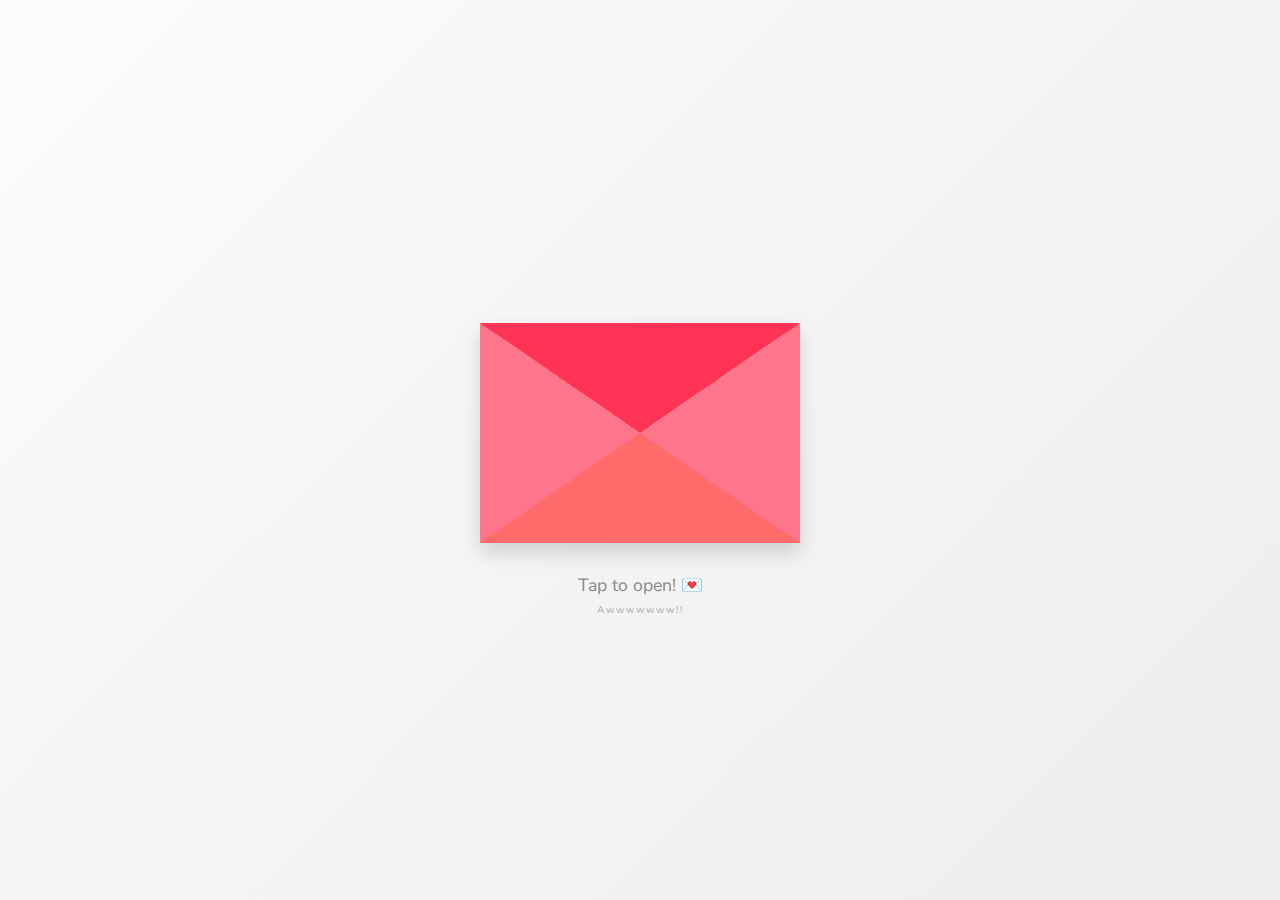
<file: yes_page.html>
<!DOCTYPE html>
<html lang="en">
<head>
    <meta charset="UTF-8">
    <meta name="viewport" content="width=device-width, initial-scale=1.0">
    <title>Yay!</title>
    <link rel="stylesheet" href="yes_style.css">
    <link href="https://fonts.googleapis.com/css2?family=Dancing+Script:wght@600;700&family=Nunito:wght@400;700&display=swap" rel="stylesheet">
</head>
<body>
    
    <div class="hearts-container">
        <div class="heart"></div><div class="heart"></div><div class="heart"></div>
        <div class="heart"></div><div class="heart"></div><div class="heart"></div>
    </div>

    <div class="container">
        
        <div class="envelope-wrapper" onclick="openEnvelope()">
            <div class="envelope">
                <div class="back"></div>
                <div class="letter">
                    <p class="letter-text">Happy Valentine Cutie.<br>Now go to my room 😉❤️</p>
                </div>
                <div class="front"></div>
                <div class="flap"></div>
            </div>
            <p class="instruction" id="tap-text">Tap to open! 💌</p>
        </div>

        <p class="tiny-text">Awwwwwww!!</p>
    </div>

    <script>
        function openEnvelope() {
            const wrapper = document.querySelector('.envelope-wrapper');
            const tapText = document.getElementById('tap-text');
            
            // Add the 'open' class to trigger the CSS animation
            wrapper.classList.add('open');
            
            // Hide the "Tap to open" text after clicking
            tapText.style.opacity = "0";
        }
    </script>
</body>
</html>
</file>
<file: yes_style.css>
body {
    display: flex;
    justify-content: center;
    align-items: center;
    min-height: 100vh;
    margin: 0;
    background: linear-gradient(135deg, #fdfbfb 0%, #ebedee 100%);
    background-color: #f9e3e3;
    font-family: 'Nunito', sans-serif;
    overflow: hidden;
}

.container {
    text-align: center;
    z-index: 10;
    display: flex;
    flex-direction: column;
    align-items: center;
}

/* --- Envelope Design --- */
.envelope-wrapper {
    position: relative;
    width: 320px;
    height: 220px;
    margin-top: 50px;
    cursor: pointer;
    transition: transform 0.3s ease;
}

.envelope-wrapper:hover {
    transform: translateY(-5px); /* Little hover bounce */
}

.envelope {
    position: relative;
    width: 320px;
    height: 220px;
}

/* Back of the envelope */
.back {
    position: absolute;
    top: 0;
    left: 0;
    width: 100%;
    height: 100%;
    background-color: #ff4d6d;
    border-radius: 5px;
    z-index: 0;
    box-shadow: 0 10px 20px rgba(0,0,0,0.15);
}

/* The actual letter inside */
.letter {
    position: absolute;
    bottom: 5px;
    left: 5%;
    width: 90%;
    height: 95%;
    background: #fffafa;
    z-index: 1; /* Sits inside the envelope */
    border-radius: 5px;
    box-shadow: 0 2px 5px rgba(0,0,0,0.1);
    display: flex;
    align-items: flex-start; /* Keeps text at the top so it's readable when sticking out */
    justify-content: center;
    padding: 20px;
    box-sizing: border-box;
    /* Waits for flap to open (0.4s) before sliding up */
    transition: transform 0.6s ease 0.4s; 
}

.letter-text {
    font-family: 'Dancing Script', cursive;
    font-size: 2em;
    color: #d32f2f;
    text-align: center;
    margin-top: 10px;
    line-height: 1.3;
}

/* Front side flaps (bottom and sides) */
.front {
    position: absolute;
    top: 0;
    left: 0;
    width: 0;
    height: 0;
    border-style: solid;
    border-width: 110px 160px;
    border-color: transparent #ff758c #ff6b6b #ff758c;
    z-index: 2;
}

/* Top opening flap */
.flap {
    position: absolute;
    top: 0;
    left: 0;
    width: 0;
    height: 0;
    border-style: solid;
    border-width: 110px 160px;
    border-color: #ff3355 transparent transparent transparent;
    z-index: 3;
    transform-origin: top;
    transition: transform 0.4s ease;
}

/* --- Open Animation Logic --- */
/* When clicked, rotate flap 180deg */
.envelope-wrapper.open .flap {
    transform: rotateX(180deg);
    z-index: 0; /* Drops behind the letter once opened */
}

/* When clicked, slide letter up by 140px */
.envelope-wrapper.open .letter {
    transform: translateY(-140px);
}

/* "Tap to open" instruction text */
.instruction {
    font-family: 'Nunito', sans-serif;
    color: #888;
    margin-top: 30px;
    font-size: 1.1em;
    animation: pulse 2s infinite;
    transition: opacity 0.3s ease;
}

@keyframes pulse {
    0% { transform: scale(1); opacity: 0.7; }
    50% { transform: scale(1.05); opacity: 1; }
    100% { transform: scale(1); opacity: 0.7; }
}

/* The footer text */
.tiny-text {
    font-size: 10px;
    color: #aaa;
    margin-top: 60px;
    letter-spacing: 2px;
}

/* --- Floating Hearts Animation (From Index) --- */
.hearts-container {
    position: absolute;
    top: 0;
    left: 0;
    width: 100%;
    height: 100%;
    overflow: hidden;
    z-index: -1;
    pointer-events: none;
}

.heart {
    background-color: #ffb7b2;
    display: inline-block;
    height: 30px;
    margin: 0 10px;
    position: relative;
    transform: rotate(-45deg);
    width: 30px;
    position: absolute;
    bottom: -100px;
    animation: float 6s ease-in infinite;
    opacity: 0.6;
}

.heart:before, .heart:after {
    content: "";
    background-color: #ffb7b2;
    border-radius: 50%;
    height: 30px;
    position: absolute;
    width: 30px;
}

.heart:before { top: -15px; left: 0; }
.heart:after { left: 15px; top: 0; }

@keyframes float {
    0% { transform: translateY(0) rotate(-45deg) scale(0.8); opacity: 1; }
    100% { transform: translateY(-120vh) rotate(-45deg) scale(1.2); opacity: 0; }
}

/* Randomize hearts */
.heart:nth-child(1) { left: 10%; animation-duration: 8s; animation-delay: 0s; background-color: #ff9aa2; }
.heart:nth-child(1):before, .heart:nth-child(1):after { background-color: #ff9aa2; }
.heart:nth-child(2) { left: 30%; animation-duration: 12s; animation-delay: 2s; background-color: #ffb7b2; }
.heart:nth-child(2):before, .heart:nth-child(2):after { background-color: #ffb7b2; }
.heart:nth-child(3) { left: 50%; animation-duration: 10s; animation-delay: 4s; background-color: #ffdac1; }
.heart:nth-child(3):before, .heart:nth-child(3):after { background-color: #ffdac1; }
.heart:nth-child(4) { left: 70%; animation-duration: 7s; animation-delay: 1s; background-color: #e2f0cb; }
.heart:nth-child(4):before, .heart:nth-child(4):after { background-color: #e2f0cb; }
.heart:nth-child(5) { left: 90%; animation-duration: 9s; animation-delay: 3s; background-color: #b5ead7; }
.heart:nth-child(5):before, .heart:nth-child(5):after { background-color: #b5ead7; }
</file>
